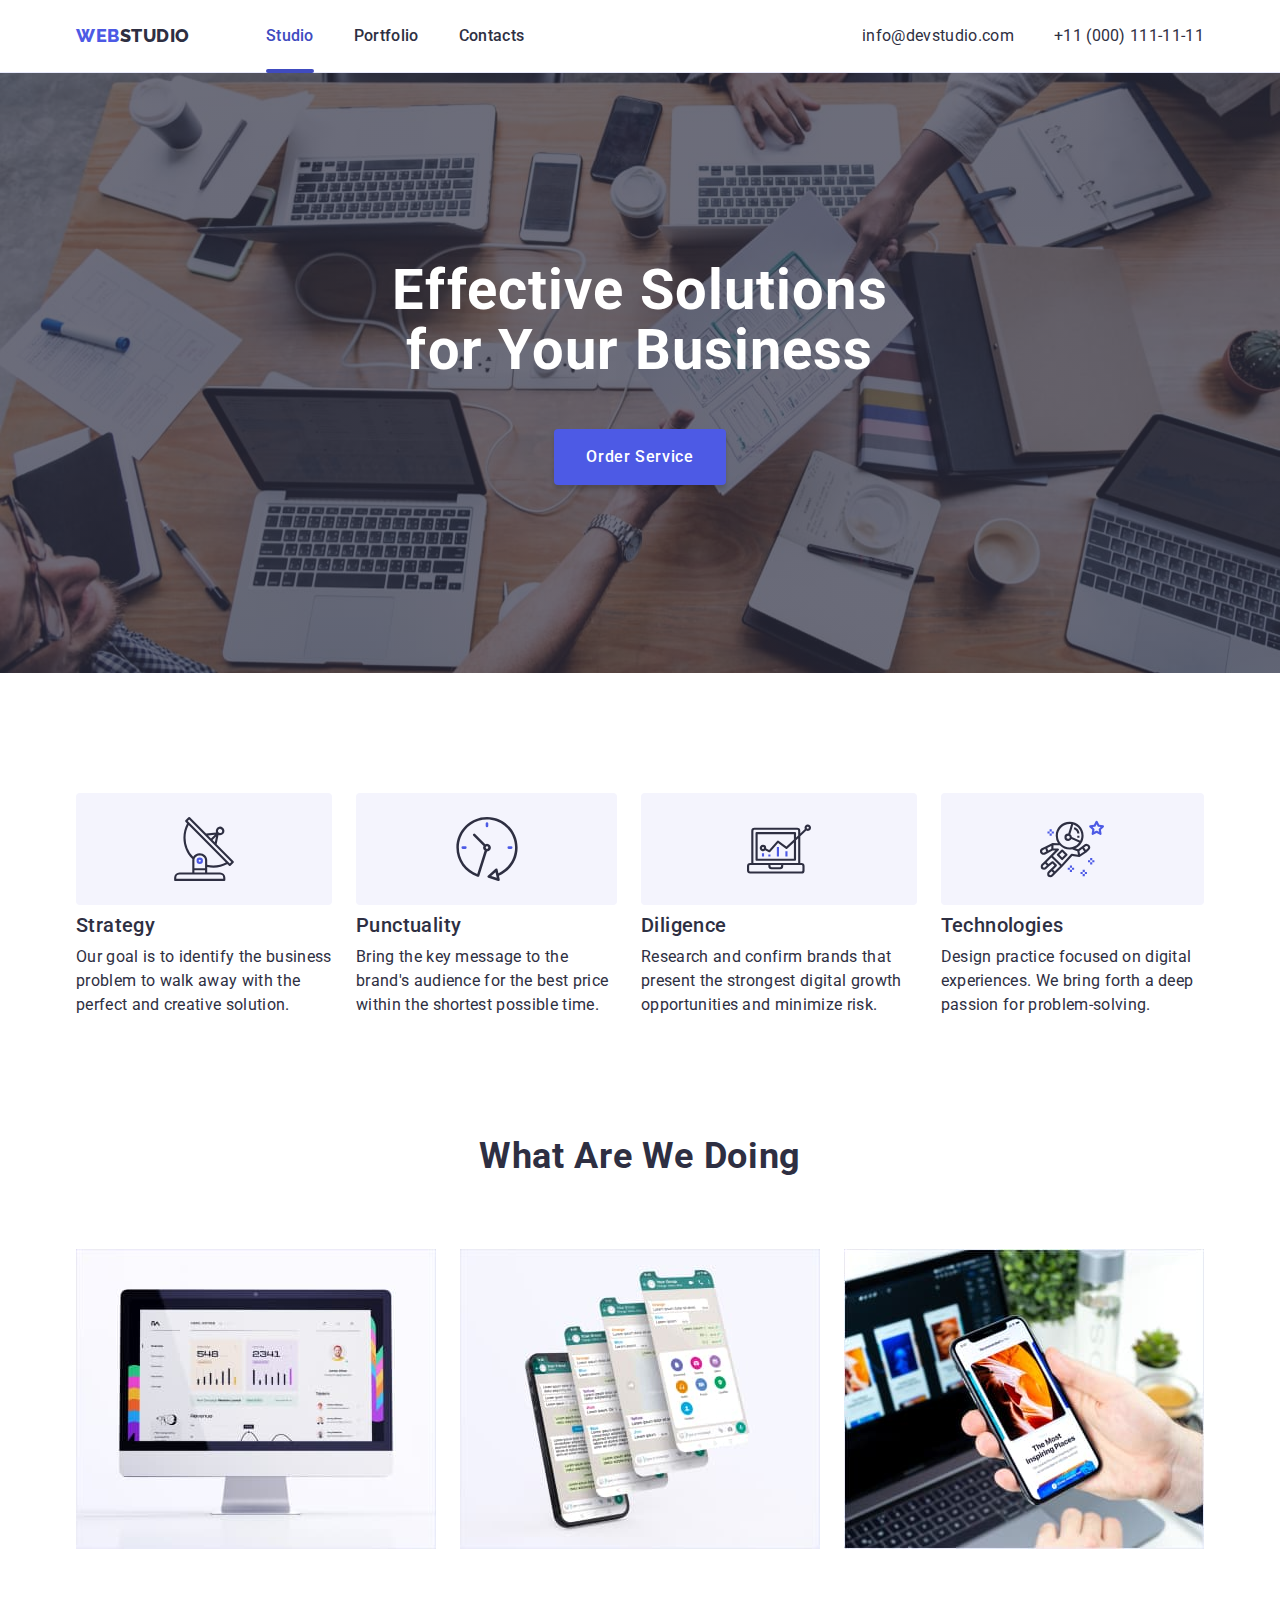
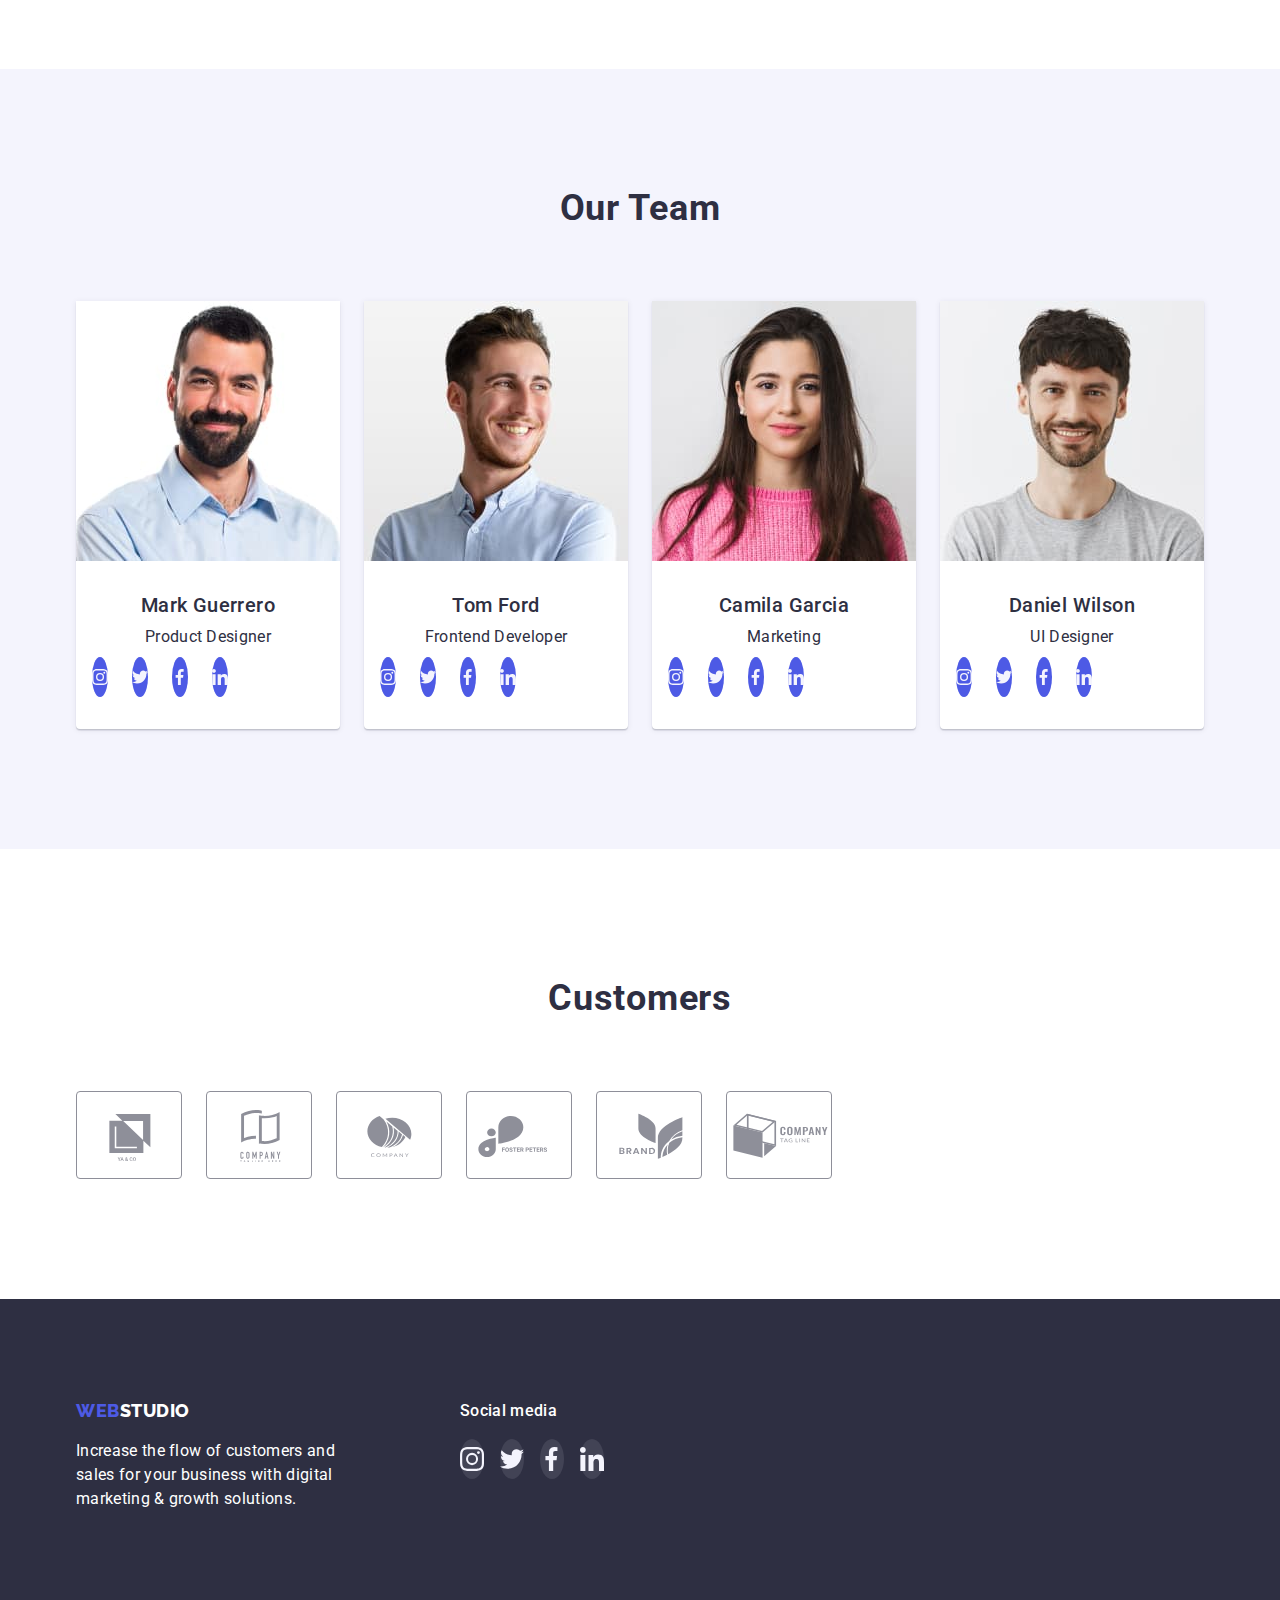
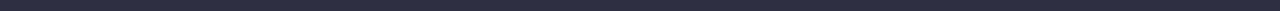
<file: index.html>
<!DOCTYPE html>
<html lang="en">

<head>
  <meta charset="UTF-8" />
  <meta http-equiv="X-UA-Compatible" content="IE=edge" />
  <meta name="viewport" content="width=device-width, initial-scale=1.0" />
  <title>WebStudio</title>

  <link rel="preconnect" href="https://fonts.googleapis.com" />
  <link rel="preconnect" href="https://fonts.gstatic.com" crossorigin />
  <link href="https://fonts.googleapis.com/css2?family=Raleway:wght@800&family=Roboto:wght@400;500;700;900&display=swap"
    rel="stylesheet" />

  <link rel="stylesheet" href="https://cdnjs.cloudflare.com/ajax/libs/modern-normalize/1.1.0/modern-normalize.min.css">
  <link rel="stylesheet" href="./css/reset.css">
  <link rel="stylesheet" href="./css/styles.css" />
</head>

<body>
  <!-- Hrader -->
  <header class="header">
    <div class="container header-container">
      <nav class="nav">
        <a href="./index.html" class="logo logo-nav"><span class="logo-accent">Web</span>Studio</a>
        <ul class="nav-list list">
          <li class="nav-item current">
            <a href="./index.html" class="nav-link">Studio</a>
          </li>
          <li class="nav-item"><a href="./portfolio.html" class="nav-link">Portfolio</a></li>
          <li class="nav-item"><a href="" class="nav-link">Contacts</a></li>
        </ul>
      </nav>
      <address class="address">
        <ul class="address-list list">
          <li class="address-item">
            <a href="mailto:info@devstudio.com" class="address-link">info@devstudio.com</a>
          </li>
          <li class="address-item">
            <a href="tel:+110001111111" class="address-link">+11 (000) 111-11-11</a>
          </li>
        </ul>
      </address>
    </div>
  </header>
  <!-- Main -->
  <main>
    <section class="hero">
      <h1 class="hero-title">Effective Solutions for Your Business</h1>
      <button type="button" class="hero-button" data-modal-open>Order Service</button>
    </section>
    <section class="features">
      <div class="container">
        <h2 class="section-title visually-hidden">Features</h2>
        <ul class="features-list list">
          <li class="feature-item">
            <div class="feature-block-icon">
              <svg class="feature-icon" width="64" height="64">
                <use href="./images/icons.svg#feature_1"></use>
              </svg>
            </div>
            <h3 class="feature-title">Strategy</h3>
            <p class="text">
              Our goal is to identify the business problem to walk away with the
              perfect and creative solution.
            </p>
          </li>
          <li class="feature-item">
            <div class="feature-block-icon">
              <svg class="feature-icon" width="64" height="64">
                <use href="./images/icons.svg#feature_2"></use>
              </svg>
            </div>
            <h3 class="feature-title">Punctuality</h3>
            <p class="text">
              Bring the key message to the brand's audience for the best price
              within the shortest possible time.
            </p>
          </li>
          <li class="feature-item">
            <div class="feature-block-icon">
              <svg class="feature-icon" width="64" height="64">
                <use href="./images/icons.svg#feature_3"></use>
              </svg>
            </div>
            <h3 class="feature-title">Diligence</h3>
            <p class="text">
              Research and confirm brands that present the strongest digital
              growth opportunities and minimize risk.
            </p>
          </li>
          <li class="feature-item">
            <div class="feature-block-icon">
              <svg class="feature-icon" width="64" height="64">
                <use href="./images/icons.svg#feature_4"></use>
              </svg>
            </div>
            <h3 class="feature-title">Technologies</h3>
            <p class="text">
              Design practice focused on digital experiences. We bring forth a
              deep passion for problem-solving.
            </p>
          </li>
        </ul>
      </div>
    </section>
    <section class="occupation">
      <div class="container">
        <h2 class="section-title">What are we doing</h2>
        <ul class="occupation-list list">
          <li class="occupation-item">
            <img src="./images/img1.jpg" alt="PC" width="360" />
          </li>
          <li class="occupation-item">
            <img src="./images/img2.jpg" alt="Phone's displays" width="360" />
          </li>
          <li class="occupation-item">
            <img src="./images/img3.jpg" alt="Phone and notebook" width="360" />
          </li>
        </ul>
      </div>
    </section>
    <section class="team">
      <div class="container">
        <h2 class="section-title">Our Team</h2>
        <ul class="team-list list">
          <li class="team-item">
            <img src="./images/photo1.jpg" alt="Photo of Product Designer" width="264" />
            <div class="team-label">
              <h3 class="team-title">Mark Guerrero</h3>
              <p class="team-text text">Product Designer</p>
              <ul class="team-svg-list list">
                <li class="team-svg-item">
                  <a href="" class="team-svg-link" target="_blank" rel="noopener noreferrer nofollow">
                    <svg class="team-svg-icon" width="16" height="16">
                      <use href="./images/icons.svg#instagram">
                    </svg>
                  </a>
                </li>
                <li class="team-svg-item">
                  <a href="" class="team-svg-link" target="_blank" rel="noopener noreferrer nofollow">
                    <svg class="team-svg-icon" width="16" height="16">
                      <use href="./images/icons.svg#twitter">
                    </svg>
                  </a>
                </li>
                <li class="team-svg-item">
                  <a href="" class="team-svg-link" target="_blank" rel="noopener noreferrer nofollow">
                    <svg class="team-svg-icon" width="16" height="16">
                      <use href="./images/icons.svg#facebook">
                    </svg>
                  </a>
                </li>
                <li class="team-svg-item">
                  <a href="" class="team-svg-link" target="_blank" rel="noopener noreferrer nofollow">
                    <svg class="team-svg-icon" width="16" height="16">
                      <use href="./images/icons.svg#linkedin">
                    </svg>
                  </a>
                </li>
              </ul>
            </div>
          </li>
          <li class="team-item">
            <img src="./images/photo2.jpg" alt="Photo of Frontend Developer" width="264" />
            <div class="team-label">
              <h3 class="team-title">Tom Ford</h3>
              <p class="team-text text">Frontend Developer</p>
              <ul class="team-svg-list list">
                <li class="team-svg-item">
                  <a href="" class="team-svg-link" target="_blank" rel="noopener noreferrer nofollow">
                    <svg class="team-svg-icon" width="16" height="16">
                      <use href="./images/icons.svg#instagram">
                    </svg>
                  </a>
                </li>
                <li class="team-svg-item">
                  <a href="" class="team-svg-link" target="_blank" rel="noopener noreferrer nofollow">
                    <svg class="team-svg-icon" width="16" height="16">
                      <use href="./images/icons.svg#twitter">
                    </svg>
                  </a>
                </li>
                <li class="team-svg-item">
                  <a href="" class="team-svg-link" target="_blank" rel="noopener noreferrer nofollow">
                    <svg class="team-svg-icon" width="16" height="16">
                      <use href="./images/icons.svg#facebook">
                    </svg>
                  </a>
                </li>
                <li class="team-svg-item">
                  <a href="" class="team-svg-link" target="_blank" rel="noopener noreferrer nofollow">
                    <svg class="team-svg-icon" width="16" height="16">
                      <use href="./images/icons.svg#linkedin">
                    </svg>
                  </a>
                </li>
              </ul>
            </div>
          </li>
          <li class="team-item">
            <img src="./images/photo3.jpg" alt="Photo of Marketing" width="264" />
            <div class="team-label">
              <h3 class="team-title">Camila Garcia</h3>
              <p class="team-text text">Marketing</p>
              <ul class="team-svg-list list">
                <li class="team-svg-item">
                  <a href="" class="team-svg-link" target="_blank" rel="noopener noreferrer nofollow">
                    <svg class="team-svg-icon" width="16" height="16">
                      <use href="./images/icons.svg#instagram">
                    </svg>
                  </a>
                </li>
                <li class="team-svg-item">
                  <a href="" class="team-svg-link" target="_blank" rel="noopener noreferrer nofollow">
                    <svg class="team-svg-icon" width="16" height="16">
                      <use href="./images/icons.svg#twitter">
                    </svg>
                  </a>
                </li>
                <li class="team-svg-item">
                  <a href="" class="team-svg-link" target="_blank" rel="noopener noreferrer nofollow">
                    <svg class="team-svg-icon" width="16" height="16">
                      <use href="./images/icons.svg#facebook">
                    </svg>
                  </a>
                </li>
                <li class="team-svg-item">
                  <a href="" class="team-svg-link" target="_blank" rel="noopener noreferrer nofollow">
                    <svg class="team-svg-icon" width="16" height="16">
                      <use href="./images/icons.svg#linkedin">
                    </svg>
                  </a>
                </li>
              </ul>
            </div>
          </li>
          <li class="team-item">
            <img src="./images/photo4.jpg" alt="Photo of UI Designer" width="264" />
            <div class="team-label">
              <h3 class="team-title">Daniel Wilson</h3>
              <p class="team-text text">UI Designer</p>
              <ul class="team-svg-list list">
                <li class="team-svg-item">
                  <a href="" class="team-svg-link" target="_blank" rel="noopener noreferrer nofollow">
                    <svg class="team-svg-icon" width="16" height="16">
                      <use href="./images/icons.svg#instagram">
                    </svg>
                  </a>
                </li>
                <li class="team-svg-item">
                  <a href="" class="team-svg-link" target="_blank" rel="noopener noreferrer nofollow">
                    <svg class="team-svg-icon" width="16" height="16">
                      <use href="./images/icons.svg#twitter">
                    </svg>
                  </a>
                </li>
                <li class="team-svg-item">
                  <a href="" class="team-svg-link" target="_blank" rel="noopener noreferrer nofollow">
                    <svg class="team-svg-icon" width="16" height="16">
                      <use href="./images/icons.svg#facebook">
                    </svg>
                  </a>
                </li>
                <li class="team-svg-item">
                  <a href="" class="team-svg-link" target="_blank" rel="noopener noreferrer nofollow">
                    <svg class="team-svg-icon" width="16" height="16">
                      <use href="./images/icons.svg#linkedin">
                    </svg>
                  </a>
                </li>
              </ul>
            </div>
          </li>
        </ul>
      </div>
    </section>
    <section class="customers">
      <div class="container">
        <h2 class="section-title">Customers</h2>
        <ul class="customers-list list">
          <li class="customer-item">
            <a href="" class="customer-link" target="_blank" rel="noopener noregerrer nogollow">
              <svg class="customer-icon">
                <use href="./images/icons.svg#client_1">
              </svg>
            </a>
          </li>
          <li class="customer-item">
            <a href="" class="customer-link" target="_blank" rel="noopener noregerrer nogollow">
              <svg class="customer-icon">
                <use href="./images/icons.svg#client_2">
              </svg>
            </a>
          </li>
          <li class="customer-item">
            <a href="" class="customer-link" target="_blank" rel="noopener noregerrer nogollow">
              <svg class="customer-icon">
                <use href="./images/icons.svg#client_3">
              </svg>
            </a>
          </li>
          <li class="customer-item">
            <a href="" class="customer-link" target="_blank" rel="noopener noregerrer nogollow">
              <svg class="customer-icon">
                <use href="./images/icons.svg#client_4">
              </svg>
            </a>
          </li>
          <li class="customer-item">
            <a href="" class="customer-link" target="_blank" rel="noopener noregerrer nogollow">
              <svg class="customer-icon">
                <use href="./images/icons.svg#client_5">
              </svg>
            </a>
          </li>
          <li class="customer-item">
            <a href="" class="customer-link" target="_blank" rel="noopener noregerrer nogollow">
              <svg class="customer-icon">
                <use href="./images/icons.svg#client_6">
              </svg>
            </a>
          </li>
        </ul>
      </div>
    </section>
    <div class="backdrop is-hidden" data-modal>
      <div class="modal">
				<button class="modal-close-btn" type="button" data-modal-close>
          <svg class="modal-icon" width="8" height="8">
            <use href="./images/icons.svg#close"></use>
          </svg>
				</button>
      </div>
    </div>
  </main>
  <!-- Footer -->
  <footer class="footer">
    <div class="footer-container container">
      <div>
        <a href="./index.html" class="logo logo-footer"><span class="logo-accent">Web</span>Studio</a>
        <p class="footer-text text">
          Increase the flow of customers and sales for your business with
          digital marketing & growth solutions.
        </p>
      </div>
      <div class="footer-social-media">
        <h4 class="footer-social-media-title">Social media</h4>
        <ul class="social-media-list list">
          <li class="footer-social-media-item">
            <a href="" class="footer-social-media-link" target="_blank" rel="noopener noreferrer nofollow">
              <svg class="footer-social-media-icon" width="24" height="24">
                <use href="./images/icons.svg#instagram">
              </svg>
            </a>
          </li>
          <li class="footer-social-media-item">
            <a href="" class="footer-social-media-link" target="_blank" rel="noopener noreferrer nofollow">
              <svg class="footer-social-media-icon" width="24" height="24">
                <use href="./images/icons.svg#twitter">
              </svg>
            </a>
          </li>
          <li class="footer-social-media-item">
            <a href="" class="footer-social-media-link" target="_blank" rel="noopener noreferrer nofollow">
              <svg class="footer-social-media-icon" width="24" height="24">
                <use href="./images/icons.svg#facebook">
              </svg>
            </a>
          </li>
          <li class="footer-social-media-item">
            <a href="" class="footer-social-media-link" target="_blank" rel="noopener noreferrer nofollow">
              <svg class="footer-social-media-icon" width="24" height="24">
                <use href="./images/icons.svg#linkedin">
              </svg>
            </a>
          </li>
        </ul>
      </div>

    </div>
  </footer>
  <script src="./js/modal.js"></script>
</body>

</html>
</file>
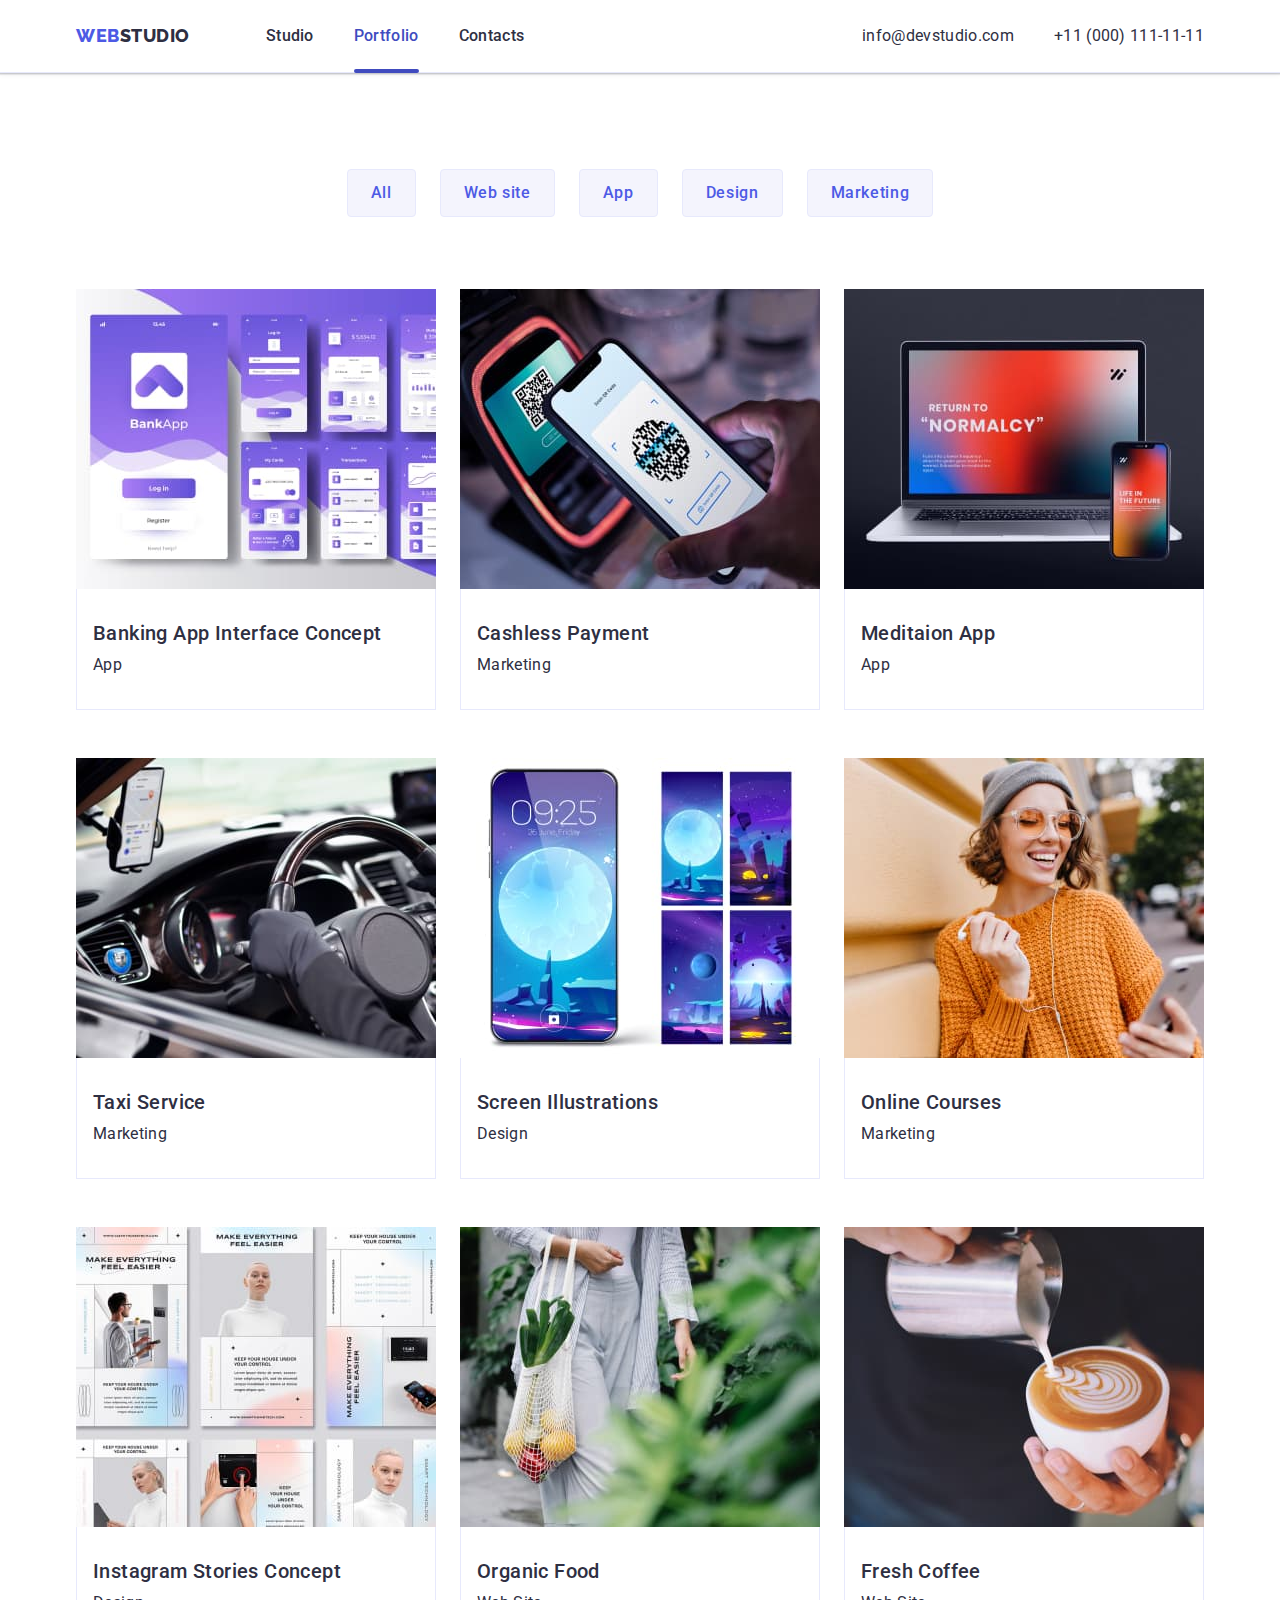
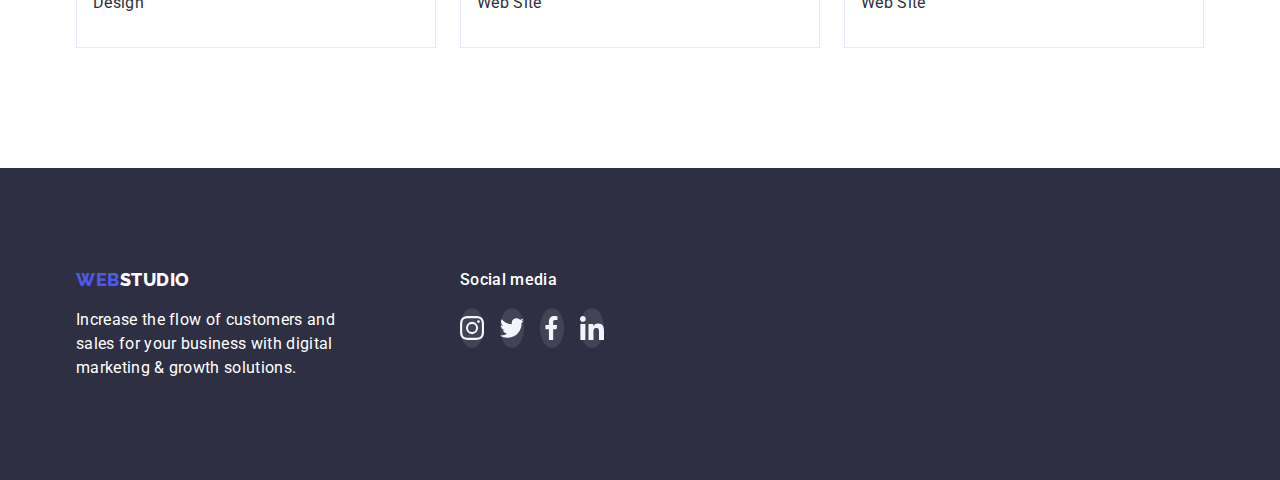
<file: portfolio.html>
<!DOCTYPE html>
<html lang="en">

<head>
  <meta charset="UTF-8" />
  <meta http-equiv="X-UA-Compatible" content="IE=edge" />
  <meta name="viewport" content="width=device-width, initial-scale=1.0" />
  <title>WebStudio</title>

  <link rel="preconnect" href="https://fonts.googleapis.com" />
  <link rel="preconnect" href="https://fonts.gstatic.com" crossorigin />
  <link href="https://fonts.googleapis.com/css2?family=Raleway:wght@800&family=Roboto:wght@400;500;700;900&display=swap"
    rel="stylesheet" />

  <link rel="stylesheet" href="https://cdnjs.cloudflare.com/ajax/libs/modern-normalize/1.1.0/modern-normalize.min.css">
  <link rel="stylesheet" href="./css/reset.css">
  <link rel="stylesheet" href="./css/styles.css" />
</head>

<body>
  <!-- Hrader -->
  <header class="header">
    <div class="container header-container">
      <nav class="nav">
        <a href="./index.html" class="logo logo-nav"><span class="logo-accent">Web</span>Studio</a>
        <ul class="nav-list list">
          <li class="nav-item"><a href="./index.html" class="nav-link">Studio</a></li>
          <li class="nav-item current"><a href="./portfolio.html" class="nav-link">Portfolio</a></li>
          <li class="nav-item"><a href="" class="nav-link">Contacts</a></li>
        </ul>
      </nav>
      <address class="address">
        <ul class="address-list list">
          <li class="address-item">
            <a href="mailto:info@devstudio.com" class="address-link">info@devstudio.com</a>
          </li>
          <li class="address-item">
            <a href="tel:+110001111111" class="address-link">+11 (000) 111-11-11</a>
          </li>
        </ul>
      </address>
    </div>
  </header>
  <!-- Main -->
  <main>
    <section class="portfolio-section">
      <div class="container">
        <h1 class="title visually-hidden">Portfolio</h1>
        <ul class="filtr-list list">
          <li class="filtr-item"><button type="button" class="filtr-button">All</button></li>
          <li class="filtr-item"><button type="button" class="filtr-button">Web site</button></li>
          <li class="filtr-item"><button type="button" class="filtr-button">App</button></li>
          <li class="filtr-item"><button type="button" class="filtr-button">Design</button></li>
          <li class="filtr-item"><button type="button" class="filtr-button">Marketing</button></li>
        </ul>
        <ul class="works-list list">
          <li class="work-item">
            <a href="" class="work-link">
              <div class="work-thumb">
                <img src="./images/img21.jpg" alt="Banking App Interface" width="360" />
                <div class="overlay">
                  <div class="work-overlay">
                    <p class="text">
                      14 Stylish and User-Friendly App Design Concepts · Task Manager App · Calorie Tracker App · Exotic
                      Fruit Ecommerce App ·
                      Cloud Storage App
                    </p>
                  </div>
                </div>
              </div>
              <div class="work-label">
                <h3 class="work-title">Banking App Interface Concept</h3>
                <p class="work-text text">App</p>
              </div>
            </a>
          </li>
          <li class="work-item">
            <a href="" class="work-link">
              <div class="work-thumb">
                <img src="./images/img22.jpg" alt="Payment terminal and phone" width="360" />
                <div class="overlay">
                  <div class="work-overlay">
                    <p class="text">
                      14 Stylish and User-Friendly App Design Concepts · Task Manager App · Calorie Tracker App · Exotic
                      Fruit Ecommerce App ·
                      Cloud Storage App
                    </p>
                  </div>
                </div>
              </div>
              <div class="work-label">
                <h3 class="work-title">Cashless Payment</h3>
                <p class="work-text text">Marketing</p>
              </div>
            </a>
          </li>
          <li class="work-item">
            <a href="" class="work-link">
              <div class="work-thumb">
                <img src="./images/img23.jpg" alt="Notebook and phone" width="360" />
                <div class="overlay">
                  <div class="work-overlay">
                    <p class="text">
                      14 Stylish and User-Friendly App Design Concepts · Task Manager App · Calorie Tracker App · Exotic
                      Fruit Ecommerce App ·
                      Cloud Storage App
                    </p>
                  </div>
                </div>
              </div>
              <div class="work-label">
                <h3 class="work-title">Meditaion App</h3>
                <p class="work-text text">App</p>
              </div>
            </a>
          </li>
          <li class="work-item">
            <a href="" class="work-link">
              <div class="work-thumb">
                <img src="./images/img24.jpg" alt="Taxi" width="360" />
                <div class="overlay">
                  <div class="work-overlay">
                    <p class="text">
                      14 Stylish and User-Friendly App Design Concepts · Task Manager App · Calorie Tracker App · Exotic
                      Fruit Ecommerce App ·
                      Cloud Storage App
                    </p>
                  </div>
                </div>
              </div>
              <div class="work-label">
                <h3 class="work-title">Taxi Service</h3>
                <p class="work-text text">Marketing</p>
              </div>
            </a>
          </li>
          <li class="work-item">
            <a href="" class="work-link">
              <div class="work-thumb">
                <img src="./images/img25.jpg" alt="Screen Illustrations" width="360" />
                <div class="overlay">
                  <div class="work-overlay">
                    <p class="text">
                      14 Stylish and User-Friendly App Design Concepts · Task Manager App · Calorie Tracker App · Exotic
                      Fruit Ecommerce App ·
                      Cloud Storage App
                    </p>
                  </div>
                </div>
              </div>
              <div class="work-label">
                <h3 class="work-title">Screen Illustrations</h3>
                <p class="work-text text">Design</p>
              </div>
            </a>
          </li>
          <li class="work-item">
            <a href="" class="work-link">
              <div class="work-thumb">
                <img src="./images/img26.jpg" alt="Woman" width="360" />
                <div class="overlay">
                  <div class="work-overlay">
                    <p class="text">
                      14 Stylish and User-Friendly App Design Concepts · Task Manager App · Calorie Tracker App · Exotic
                      Fruit Ecommerce App ·
                      Cloud Storage App
                    </p>
                  </div>
                </div>
              </div>
              <div class="work-label">
                <h3 class="work-title">Online Courses</h3>
                <p class="work-text text">Marketing</p>
              </div>
            </a>
          </li>
          <li class="work-item">
            <a href="" class="work-link">
              <div class="work-thumb">
                <img src="./images/img27.jpg" alt="Instagram Stories" width="360" />
                <div class="overlay">
                  <div class="work-overlay">
                    <p class="text">
                      14 Stylish and User-Friendly App Design Concepts · Task Manager App · Calorie Tracker App · Exotic
                      Fruit Ecommerce App ·
                      Cloud Storage App
                    </p>
                  </div>
                </div>
              </div>
              <div class="work-label">
                <h3 class="work-title">Instagram Stories Concept</h3>
                <p class="work-text text">Design</p>
              </div>
            </a>
          </li>
          <li class="work-item">
            <a href="" class="work-link">
              <div class="work-thumb">
                <img src="./images/img28.jpg" alt="Organic Food" width="360" />
                <div class="overlay">
                  <div class="work-overlay">
                    <p class="text">
                      14 Stylish and User-Friendly App Design Concepts · Task Manager App · Calorie Tracker App · Exotic
                      Fruit Ecommerce App ·
                      Cloud Storage App
                    </p>
                  </div>
                </div>
              </div>
              <div class="work-label">
                <h3 class="work-title">Organic Food</h3>
                <p class="work-text text">Web Site</p>
              </div>
            </a>
          </li>
          <li class="work-item">
            <a href="" class="work-link">
              <div class="work-thumb">
                <img src="./images/img29.jpg" alt="Fresh Coffee" width="360" />
                <div class="overlay">
                  <div class="work-overlay">
                    <p class="text">
                      14 Stylish and User-Friendly App Design Concepts · Task Manager App · Calorie Tracker App · Exotic
                      Fruit Ecommerce App ·
                      Cloud Storage App
                    </p>
                  </div>
                </div>
              </div>
              <div class="work-label">
                <h3 class="work-title">Fresh Coffee</h3>
                <p class="work-text text">Web Site</p>
              </div>
            </a>
          </li>
        </ul>
      </div>
    </section>
  </main>
  <!-- Footer -->
  <footer class="footer">
    <div class="footer-container container">
      <div>
        <a href="./index.html" class="logo logo-footer"><span class="logo-accent">Web</span>Studio</a>
        <p class="footer-text text">
          Increase the flow of customers and sales for your business with
          digital marketing & growth solutions.
        </p>
      </div>
      <div class="footer-social-media">
        <h4 class="footer-social-media-title">Social media</h4>
        <ul class="social-media-list list">
          <li class="footer-social-media-item">
            <a href="" class="footer-social-media-link" target="_blank" rel="noopener noreferrer nofollow">
              <svg class="footer-social-media-icon" width="24" height="24">
                <use href="./images/icons.svg#instagram">
              </svg>
            </a>
          </li>
          <li class="footer-social-media-item">
            <a href="" class="footer-social-media-link" target="_blank" rel="noopener noreferrer nofollow">
              <svg class="footer-social-media-icon" width="24" height="24">
                <use href="./images/icons.svg#twitter">
              </svg>
            </a>
          </li>
          <li class="footer-social-media-item">
            <a href="" class="footer-social-media-link" target="_blank" rel="noopener noreferrer nofollow">
              <svg class="footer-social-media-icon" width="24" height="24">
                <use href="./images/icons.svg#facebook">
              </svg>
            </a>
          </li>
          <li class="footer-social-media-item">
            <a href="" class="footer-social-media-link" target="_blank" rel="noopener noreferrer nofollow">
              <svg class="footer-social-media-icon" width="24" height="24">
                <use href="./images/icons.svg#linkedin">
              </svg>
            </a>
          </li>
        </ul>
      </div>

    </div>
  </footer>
</body>

</html>
</file>
<file: css/styles.css>
:root {
    --primary-font-color: #2e2f42;
    --secondary-font-color: #ffffff;
    --accent-font-color: #404bbf;

    --primary-background-color: #ffffff;
    --accent-background-color: #2e2f42;

    --primary-button-color: #4d5ae5;
    --secondary-button-color: #f4f4fd;
    --accent-button-color: #404bbf;

    --border: #e7e9fc;
    --success: #31d0aa;
    --dark-icon: #424355;

    --action: cubic-bezier(0.4, 0, 0.2, 1);
}

body {
    background-color: var(--primary-background-color);

    color: var(--primary-font-color);
    font-family: "Roboto", sans-serif;
    font-size: 16px;
}

.list {
    list-style: none;
}

.container {
    width: 1158px;
    padding: 0 15px;
    margin: 0 auto;
}

.header {
    border-bottom: 1px solid #e7e9fc;
    box-shadow: 0px 2px 1px rgba(46, 47, 66, 0.08), 0px 1px 1px rgba(46, 47, 66, 0.16),
        0px 1px 6px rgba(46, 47, 66, 0.08);
}

/* ----------------Logo------------------- */
.logo {
    color: var(--primary-font-color);
    font-family: "Raleway", sans-serif;
    font-size: 18px;
    font-weight: 800;
    line-height: 1.33;
    letter-spacing: 0.03em;
    text-transform: uppercase;
}

.logo-nav {
    padding-top: 24px;
    padding-bottom: 24px;
}

.logo-accent {
    color: var(--primary-button-color);
}

/* -----------------Nav------------------- */
.header-container {
    display: flex;
    align-items: center;
}

.nav {
    display: flex;
    align-items: center;
}

.nav-list {
    display: flex;
    margin-left: 76px;
}

.nav-item:not(:first-child) {
    margin-left: 40px;
}

.nav-item {
    position: relative;
}

.current::after {
    position: absolute;
    bottom: -1px;
    left: 0;
    content: "";
    width: 100%;

    border: 2px solid #404bbf;
    border-radius: 2px;
}

.nav-link {
    display: block;
    padding-top: 24px;
    padding-bottom: 24px;

    color: var(--primary-font-color);
    font-weight: 500;
    line-height: 1.5;
    letter-spacing: 0.02em;

    transition: color 250ms var(--action);
}

.current>.nav-link{
	color: var(--accent-font-color);
}

.nav-link:hover,
.nav-link:focus {
    color: var(--accent-font-color);
}

/* ------------------Address--------------- */
.address {
    margin-left: auto;
}

.address-list {
    display: flex;
    align-items: center;
}

.address-item:not(:first-child) {
    margin-left: 40px;
}

.address-link {
    display: block;
    padding-top: 24px;
    padding-bottom: 24px;

    color: var(--primary-font-color);
    line-height: 1.5;
    letter-spacing: 0.02em;
    font-style: normal;

    transition: color 250ms var(--action);
}

.address-link:hover,
.address-link:focus {
    color: var(--accent-font-color);
}

/* -----------------Main------------------- */
.visually-hidden {
    position: absolute;
    white-space: nowrap;
    width: 1px;
    height: 1px;
    overflow: hidden;
    border: 0;
    padding: 0;
    clip: rect(0 0 0 0);
    clip-path: inset(50%);
    margin: -1px;
}

.section-title {
    margin-bottom: 72px;

    color: var(--primary-font-color);
    font-weight: 700;
    font-size: 36px;
    line-height: 1.11;
    letter-spacing: 0.02em;
    text-align: center;
    text-transform: capitalize;
}

.feature-title,
.team-title,
.work-title {
    margin-top: 0;
    margin-bottom: 8px;

    color: var(--primary-font-color);
    font-weight: 500;
    font-size: 20px;
    line-height: 1.2;
    letter-spacing: 0.02em;
}

.text {
    line-height: 1.5;
    letter-spacing: 0.02em;
}

/* ---------------------Hero------------------------ */
.hero {
    max-width: 1440px;
    margin-left: auto;
    margin-right: auto;
    padding-top: 188px;
    padding-bottom: 188px;

    background-image: linear-gradient(to right, rgba(46, 47, 66, 0.7), rgba(46, 47, 66, 0.7)), url(../images/hero.jpg);
    background-size: cover;
    background-repeat: no-repeat;

    text-align: center;
}

.hero-title {
    width: 496px;
    margin: 0 auto 48px;

    color: var(--secondary-font-color);
    font-size: 56px;
    line-height: 1.07;
    letter-spacing: 0.02em;
}

.hero-button {
    padding: 16px 32px;
    border: none;
    border-radius: 4px;

    background-color: var(--primary-button-color);
    box-shadow: 0px 4px 4px rgba(0, 0, 0, 0.15);
    color: var(--secondary-font-color);
    font-family: inherit;
    font-weight: 500;
    font-size: 16px;
    line-height: 1.5;
    letter-spacing: 0.04em;

    transition: background-color 250ms var(--action);
}

.hero-button:hover,
.hero-button:focus,
.hero-button:active {
    background-color: var(--accent-button-color);
}

/* ---------------Features---------------- */
.features {
    padding-top: 120px;
}

.features-list {
    display: flex;
    column-gap: 24px;
}

.feature-item {
    flex-basis: calc((100%-3 * 24px) / 4);
}

.feature-block-icon {
    display: flex;
    align-items: center;
    justify-content: center;
    height: 112px;
    margin-bottom: 8px;

    background-color: var(--secondary-button-color);
    border-radius: 4px;
}

/* .feature-item:before {
  content: "";
  display: block;
  height: 112px;
  margin-bottom: 8px;
	padding: 24px 100px;
  
  background-size: 64px 64px;
  background-repeat: no-repeat;
  background-position: center;
  background-color: var(--secondary-button-color);
  border-radius: 4px;
}

.strategy::before{
	background-image: url(../images/svg/feature_1.svg);
} */

/* -------------Occupation-------------- */
.occupation {
    padding-top: 120px;
    padding-bottom: 120px;
}

.occupation-list {
    display: flex;
    column-gap: 24px;
}

.occupation-item {
    flex-basis: calc((100%-2 * 24px) / 3);
}

/* -----------------Team---------------- */
.team {
    padding-top: 120px;
    padding-bottom: 120px;

    background-color: var(--secondary-button-color);
}

.team-list {
    display: flex;
    column-gap: 24px;
}

.team-item {
    flex-basis: calc((100%-3 * 24px) / 4);

    background-color: var(--primary-background-color);
    border-radius: 0px 0px 4px 4px;
    box-shadow: 0px 1px 6px rgba(46, 47, 66, 0.08), 0px 1px 1px rgba(46, 47, 66, 0.16),
        0px 2px 1px rgba(46, 47, 66, 0.08);
}

.team-label {
    text-align: center;
    padding: 32px 16px;
}

.team-text {
    margin-bottom: 8px;
}

.team-svg-list {
    display: flex;
    column-gap: 24px;
}

.team-svg-item {
    flex-basis: calc((100%-3 * 24px) / 4);
}

.team-svg-link {
    display: flex;
    align-items: center;
    justify-content: center;
    height: 40px;
    border-radius: 50%;
    text-align: center;
    background-color: var(--primary-button-color);

    transition: background-color 250ms var(--action);
}

.team-svg-link:hover,
.team-svg-link:focus {
    background-color: var(--accent-button-color);
}

/* ---------------Customers---------------- */
.customers {
    padding-top: 130px;
    padding-bottom: 120px;
}

.customers-list {
    display: flex;
    column-gap: 24px;
}

.customer-item {
    flex-basis: calc((100%-5 * 24px) / 6);
}

.customer-link {
    display: flex;
    justify-content: center;
    align-items: center;
    height: 88px;

    border: 1px solid #8e8f99;
    border-radius: 4px;
    color: #8e8f99;

    transition: color 250ms var(--action), border-color 250ms var(--action);
}

.customer-icon {
    display: block;
    box-sizing: border-box;
    width: 104px;
    height: 56px;

    fill: currentColor;
}

.customer-link:hover,
.customer-link:focus {
    border-color: var(--accent-font-color);
    color: var(--accent-font-color);
}

/* ----------------Portfolio--------------- */
.portfolio-section {
    padding-top: 96px;
    padding-bottom: 120px;
}

/* ------------------Filtr------------- ---*/
.filtr-list {
    display: flex;
    column-gap: 24px;
    margin-bottom: 72px;
    justify-content: center;
}

.filtr-button {
    padding: 11px 23px;
    border: 1px solid var(--border);
    border-radius: 4px;

    background-color: var(--secondary-button-color);
    color: var(--primary-button-color);
    font-family: inherit;
    font-weight: 500;
    font-size: 16px;
    line-height: 1.5;
    letter-spacing: 0.04em;

    transition: color 250ms var(--action), background-color 250ms var(--action), box-shadow 250ms var(--action),
        border-color 250ms var(--action);
}

.filtr-button:hover,
.filtr-button:focus {
    border-color: transparent;
    background-color: var(--accent-button-color);
    color: var(--secondary-font-color);
    box-shadow: 0px 3px 1px rgba(0, 0, 0, 0.1), 0px 2px 1px rgba(0, 0, 0, 0.08), 0px 2px 2px rgba(0, 0, 0, 0.12);
}

/* ------------------Works----------------- */
.works-list {
    display: flex;
    flex-wrap: wrap;
    gap: 48px 24px;
}

.work-link {
    display: block;
    transition: box-shadow 250ms var(--action);
}

.work-link:hover,
.work-link:focus {
    box-shadow: 0px 1px 6px rgba(46, 47, 66, 0.08), 0px 1px 1px rgba(46, 47, 66, 0.16),
        0px 2px 1px rgba(46, 47, 66, 0.08);
}

.work-link:hover .overlay,
.work-link:focus .overlay {
    transform: translateY(0);
}

.work-thumb {
    position: relative;
    overflow: hidden;
}

/* .work-thumb::before {
  position: absolute;
  content: "";
  width: 100%;
  height: 100%;

  background-color: var(--primary-button-color);

  opacity: 0;

  transition: 1000ms opacity linear;
} */

.overlay {
    position: absolute;
    top: 0;
    left: 0;
    width: 100%;
    height: 100%;

    background-color: var(--primary-button-color);
    mix-blend-mode: normal;

    transform: translateY(100%);
    transition: transform 250ms var(--action);
}

.work-overlay {
    position: absolute;
    top: 0;
    left: 0;
    width: 296px;
    transform: translate(40px, 32px);

    color: var(--secondary-button-color);
}

.work-label {
    padding: 32px 16px;
    border-left: 1px solid #e7e9fc;
    border-right: 1px solid #e7e9fc;
    border-bottom: 1px solid #e7e9fc;
}

.work-text {
    color: var(--primary-font-color);
}

/* ----------------Modal----------------- */
.backdrop {
    position: fixed;
    top: 0;
    left: 0;
    width: 100%;
    height: 100%;
    background-color: rgba(46, 47, 66, 0.4);

    opacity: 1;
		visibility: visible;

    transition: opacity 250ms var(--action), visibility 250ms var(--action);
}

.backdrop.is-hidden {
    visibility: hidden;
    opacity: 0;
    pointer-events: none;
}

.backdrop.is-hidden .modal {
    transform: translate(-50%, -50%) scale(0.9);
}

.modal {
    position: absolute;
    top: 50%;
    left: 50%;
    transform: translate(-50%, -50%);

    width: 408px;
    height: 576px;
    box-shadow: 0px 1px 1px rgba(0, 0, 0, 0.14), 0px 1px 3px rgba(0, 0, 0, 0.12), 0px 2px 1px rgba(0, 0, 0, 0.2);
    border-radius: 4px;

    background-color: var(--primary-background-color);

    transform: translate(-50%, -50%) scale(1);

    transition: transform 250ms var(--action);
}

.modal-close-btn {
    position: absolute;
    top: 24px;
    right: 24px;
    display: block;
    width: 24px;
    height: 24px;

    color: var(--primary-font-color);
    background-color: rgba(231, 233, 252, 0.1);
    border: 1px solid rgba(46, 47, 66, 0.1);
    border-radius: 50%;

    transition: background-color 250ms var(--action), color 250ms var(--action);
}

.modal-icon {
    position: absolute;
    top: 50%;
    left: 50%;
    transform: translate(-50%, -50%);

    fill: currentColor;
}

.modal-close-btn:hover,
.modal-close-btn:focus {
    background-color: var(--accent-font-color);
    color: var(--secondary-font-color);
		border-color: transparent;
}

/* ----------------Footer---------------- */
.footer {
    background-color: var(--accent-background-color);
    padding-top: 100px;
    padding-bottom: 100px;
}

.footer-container {
    display: flex;
    column-gap: 120px;
}

.logo.logo-footer {
    color: var(--secondary-font-color);
}

.footer-text {
    width: 264px;
    margin-top: 16px;

    color: var(--secondary-font-color);
}

.footer-social-media {
    width: 208px;
}

.footer-social-media-title {
    margin-bottom: 16px;

    font-weight: 500;
    line-height: 1.5;
    letter-spacing: 0.02em;
    color: var(--secondary-font-color);
}

.social-media-list {
    display: flex;
    column-gap: 16px;
}

.footer-social-media-item {
    flex-basis: calc((100%-3 * 16px) / 4);
}

.footer-social-media-link {
    display: flex;
    align-items: center;
    justify-content: center;
    height: 40px;
    border-radius: 50%;
    background-color: var(--dark-icon);

    transition: background-color 250ms var(--action);
}

.footer-social-media-link:hover,
.footer-social-media-link:focus {
    background-color: var(--success);
}
</file>
